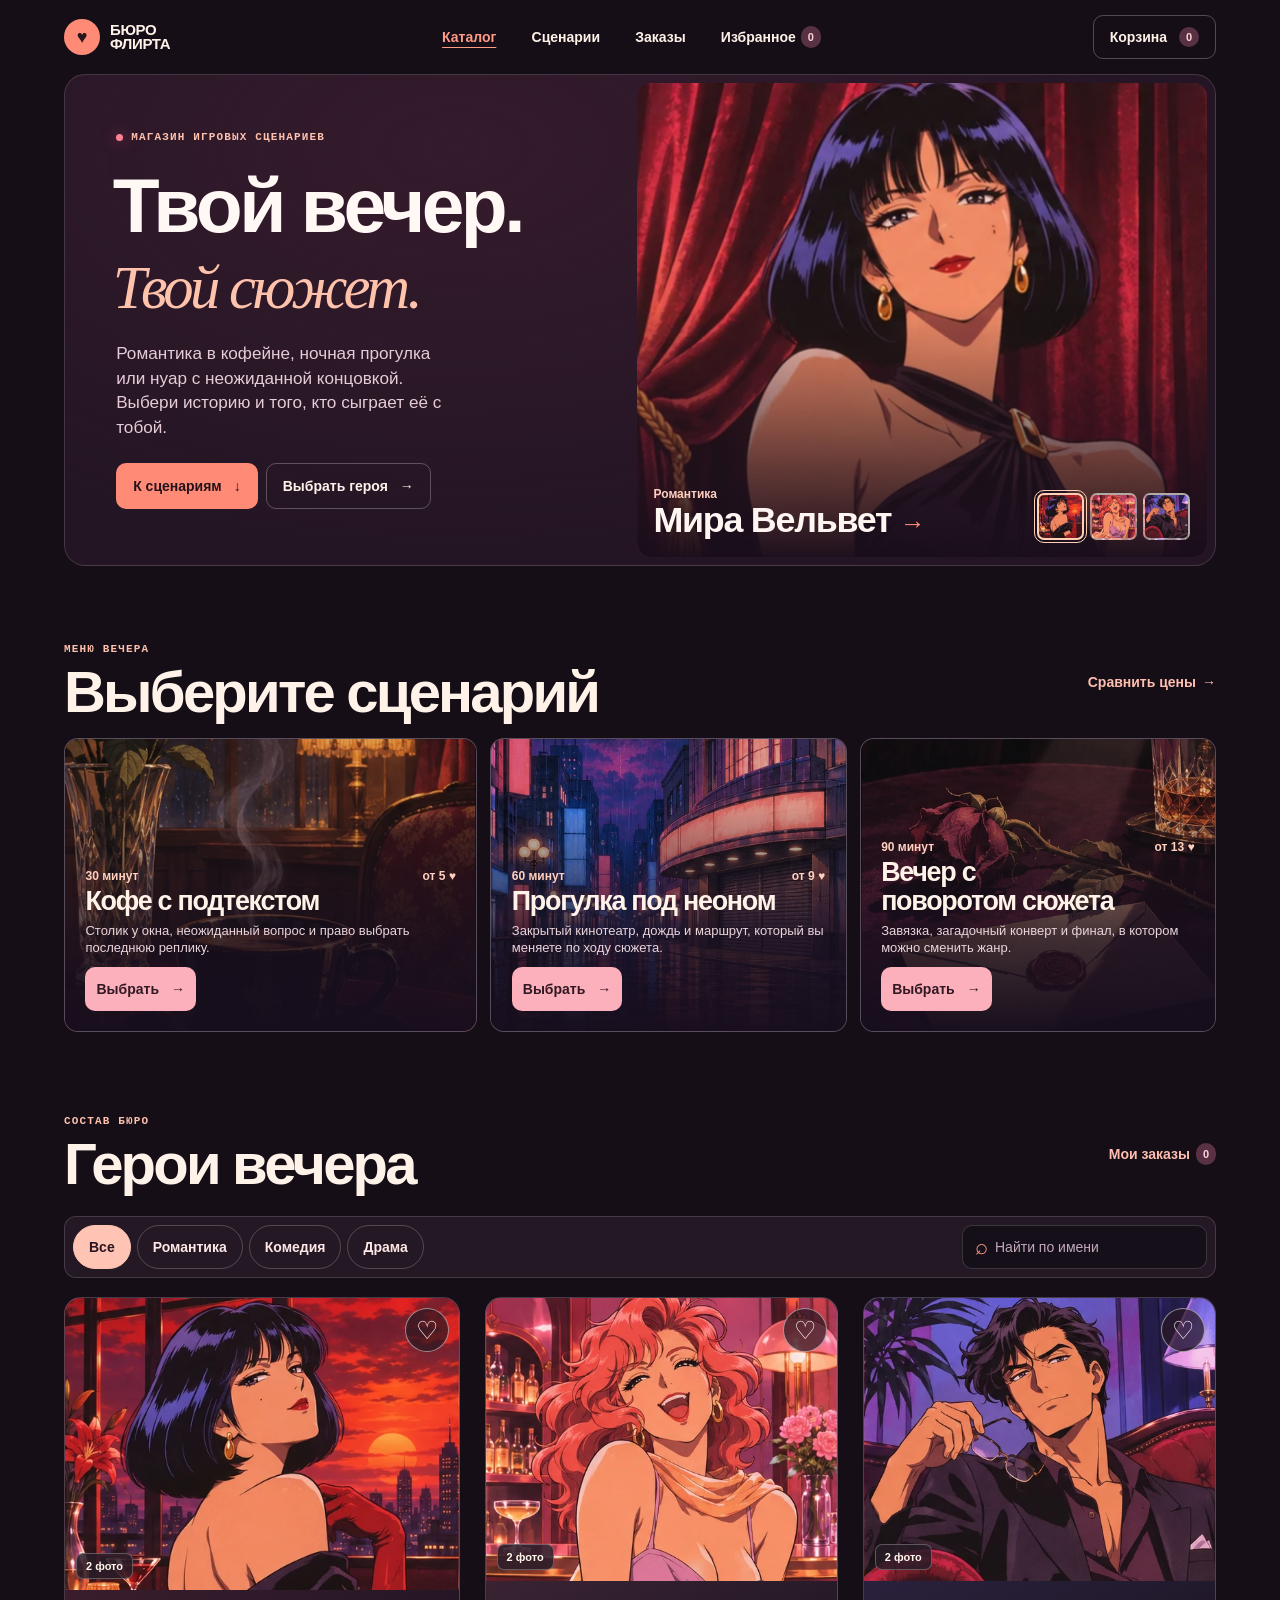
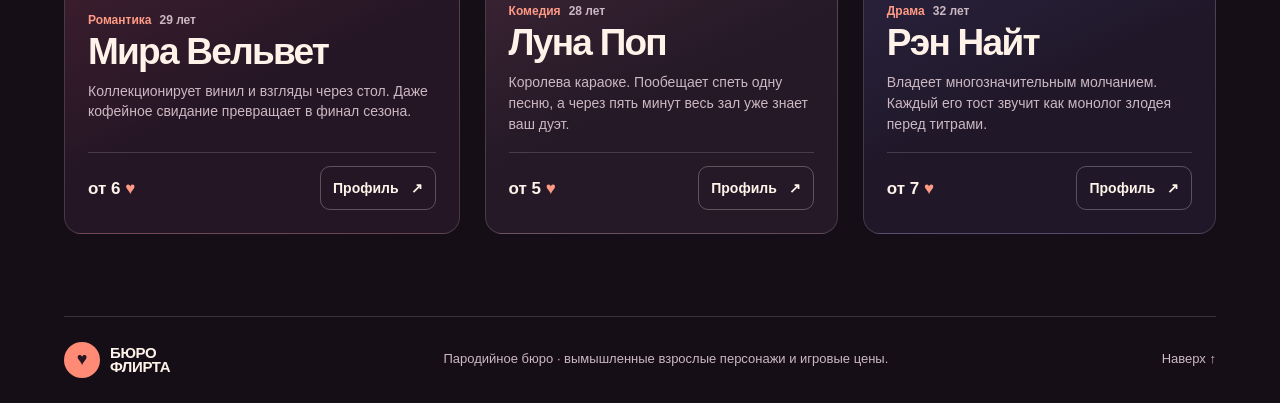
<file: index.html>
<!doctype html>
<html lang="ru" id="top">
<head>
  <meta charset="utf-8">
  <meta name="viewport" content="width=device-width, initial-scale=1">
  <meta name="theme-color" content="#150e16">
  <meta name="description" content="Интерактивная аниме-комедия со сценариями вымышленных свиданий.">
  <title>Свидания по сценарию — Бюро флирта</title>
  <link rel="icon" href="data:,">
  <link rel="stylesheet" href="styles.css?v=2">
  <script defer src="gsap.min.js"></script>
  <script defer src="ScrollTrigger.min.js"></script>
  <script defer src="app.js?v=2"></script>
</head>
<body data-character="">
  <a class="skip" href="#content">К содержанию</a>
  <header class="frame bar">
    <a class="brand" href="index.html"><span class="seal" aria-hidden="true">♥</span><span>БЮРО<br>ФЛИРТА</span></a>
    <nav aria-label="Основное меню"><a href="index.html#catalog" aria-current="page">Каталог</a><a href="scenarios.html">Сценарии</a><a href="orders.html">Заказы</a><button type="button" class="favorite-toggle" aria-pressed="false">Избранное <span data-favorite-count>0</span></button></nav>
    <button class="button button-outline open-cart" type="button">Корзина <span class="cart-count" data-cart-count>0</span></button>
  </header>
  <main id="content">
    <section class="frame hero hero-store" aria-labelledby="hero-title">
      <div class="hero-copy">
        <p class="eyebrow"><span aria-hidden="true"></span> МАГАЗИН ИГРОВЫХ СЦЕНАРИЕВ</p>
        <h1 id="hero-title">Твой вечер.<br><em>Твой сюжет.</em></h1>
        <p>Романтика в кофейне, ночная прогулка или нуар с неожиданной концовкой. Выбери историю и того, кто сыграет её с тобой.</p>
        <div class="hero-actions">
          <a href="#shop" class="button button-berry">К сценариям <span aria-hidden="true">↓</span></a>
          <a href="#catalog" class="button button-outline">Выбрать героя <span aria-hidden="true">→</span></a>
        </div>
      </div>
      <div class="feature-stage" aria-label="Герои витрины">
        <div class="feature-picture" aria-hidden="true"><div class="feature-art" style="--x:0%;--y:100%"></div></div>
        <div class="feature-menu">
          <div class="feature-info" aria-live="polite">
            <p class="feature-genre">Романтика</p>
            <a class="feature-name" href="mira.html">Мира Вельвет <span aria-hidden="true">→</span></a>
          </div>
          <div class="feature-tabs" role="group" aria-label="Выбрать героя витрины">
            <button type="button" class="thumbnail" data-feature="mira" aria-label="Мира Вельвет" aria-pressed="true" style="--x:0%;--y:0%"></button>
            <button type="button" class="thumbnail" data-feature="luna" aria-label="Луна Поп" aria-pressed="false" style="--x:50%;--y:0%"></button>
            <button type="button" class="thumbnail" data-feature="ren" aria-label="Рэн Найт" aria-pressed="false" style="--x:100%;--y:0%"></button>
          </div>
        </div>
      </div>
    </section>

    <section class="frame shop" id="shop" aria-labelledby="shop-title">
      <div class="section-top" data-reveal>
        <div>
          <p class="store-kicker">МЕНЮ ВЕЧЕРА</p>
          <h2 id="shop-title">Выберите сценарий</h2>
        </div>
        <a class="section-link" href="scenarios.html">Сравнить цены <span aria-hidden="true">→</span></a>
      </div>
      <div class="product-grid" data-products></div>
    </section>

    <section class="frame catalog" id="catalog" aria-labelledby="catalog-title">
      <div class="section-top" data-reveal>
        <div><p class="store-kicker">СОСТАВ БЮРО</p><h2 id="catalog-title">Герои вечера</h2></div>
        <a class="section-link" href="orders.html">Мои заказы <span data-orders-count>0</span></a>
      </div>
      <div class="toolbar">
        <div class="filter-group" role="group" aria-label="Жанр">
          <button type="button" data-genre="all" aria-pressed="true">Все</button>
          <button type="button" data-genre="romance" aria-pressed="false">Романтика</button>
          <button type="button" data-genre="comedy" aria-pressed="false">Комедия</button>
          <button type="button" data-genre="drama" aria-pressed="false">Драма</button>
        </div>
        <label class="search"><span aria-hidden="true">⌕</span><input id="search" type="search" placeholder="Найти по имени" aria-label="Найти по имени"></label>
        <button type="button" class="button button-outline favorite-toggle catalog-favorite" aria-pressed="false">Избранное <span data-favorite-count>0</span></button>
      </div>
      <div class="cards" id="cards"></div>
      <div id="empty" class="empty" hidden>
        <h3 id="empty-title"></h3>
        <button class="button button-outline" id="clear-filters" type="button">Показать весь состав</button>
      </div>
    </section>

  </main>
  <footer class="frame footer">
    <a class="brand" href="index.html"><span class="seal" aria-hidden="true">♥</span><span>БЮРО<br>ФЛИРТА</span></a>
    <p>Пародийное бюро · вымышленные взрослые персонажи и игровые цены.</p>
    <a href="#top">Наверх <span aria-hidden="true">↑</span></a>
  </footer>
  <div class="mobile-bar" role="group" aria-label="Быстрые действия">
    <a href="index.html#catalog" aria-current="page">Герои</a><a href="#shop">Сценарии</a><a href="orders.html">Заказы</a>
    <button class="open-cart button-pink" type="button">Корзина <span class="cart-count" data-cart-count>0</span></button>
  </div>
  <dialog id="gallery" aria-labelledby="gallery-title"><div class="dialog-body gallery-body"></div></dialog>
  <dialog id="order" aria-labelledby="order-title"><div class="dialog-body"></div></dialog>
  <dialog id="cart" aria-labelledby="cart-title"><div class="dialog-body"></div></dialog>
  <p class="sr-only" id="announcement" role="status"></p>
</body>
</html>
</file>
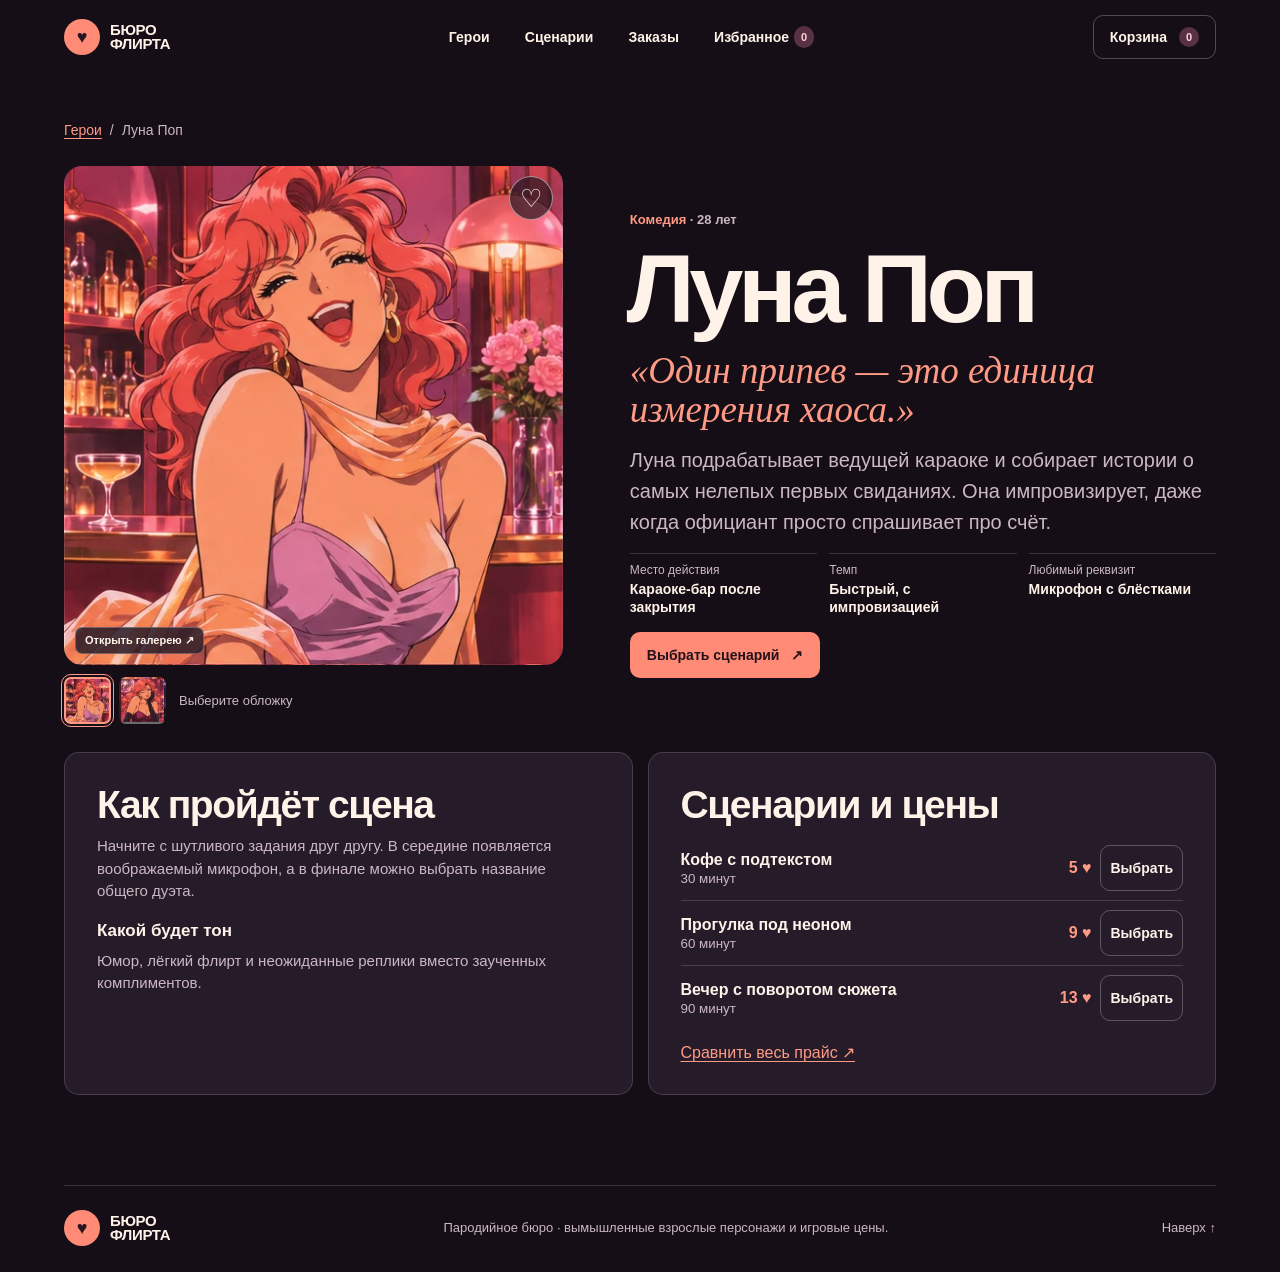
<file: luna.html>
<!doctype html>
<html lang="ru" id="top">
<head>
  <meta charset="utf-8">
  <meta name="viewport" content="width=device-width, initial-scale=1">
  <meta name="theme-color" content="#150e16">
  <meta name="description" content="Луна подрабатывает ведущей караоке и собирает истории о самых нелепых первых свиданиях. Она импровизирует, даже когда официант просто спрашивает про счёт.">
  <title>Луна Поп — Бюро флирта</title>
  <link rel="icon" href="data:,">
  <link rel="stylesheet" href="styles.css?v=2">
  <script defer src="gsap.min.js"></script>
  <script defer src="app.js?v=2"></script>
</head>
<body data-character="luna">
  <a class="skip" href="#content">К содержанию</a>
  <header class="frame bar">
    <a class="brand" href="index.html"><span class="seal" aria-hidden="true">♥</span><span>БЮРО<br>ФЛИРТА</span></a>
    <nav aria-label="Основное меню"><a href="index.html#catalog">Герои</a><a href="scenarios.html">Сценарии</a><a href="orders.html">Заказы</a><a href="index.html?view=favorites#catalog">Избранное <span data-favorite-count>0</span></a></nav>
    <button class="button button-outline open-cart" type="button">Корзина <span class="cart-count" data-cart-count>0</span></button>
  </header>
  <main id="content">
    
    <section class="frame subpage profile-page">
      <nav class="crumbs" aria-label="Навигационная цепочка"><a href="index.html#catalog">Герои</a><span aria-hidden="true">/</span><span>Луна Поп</span></nav>
      <div class="profile-layout">
        <div class="profile-visual">
          <div class="portrait-area">
            <button type="button" class="portrait" data-gallery="luna" style="--x:50%" aria-label="Галерея · Луна Поп"><span class="photo-count">Открыть галерею ↗</span></button>
            <button type="button" class="favorite" data-favorite="luna"></button>
          </div>
          <div class="cover-controls"><div class="thumbs" role="group" aria-label="Выбор обложки"><button class="thumbnail" type="button" data-cover="0" style="--x:50%;--y:0%" aria-label="Образ 1" aria-pressed="false"></button><button class="thumbnail" type="button" data-cover="1" style="--x:50%;--y:100%" aria-label="Образ 2" aria-pressed="false"></button></div><span>Выберите обложку</span></div>
        </div>
        <div class="profile-text">
          <p class="label">Комедия <span>· 28 лет</span></p>
          <h1>Луна Поп</h1>
          <p class="quote">«Один припев — это единица измерения хаоса.»</p>
          <p class="lead">Луна подрабатывает ведущей караоке и собирает истории о самых нелепых первых свиданиях. Она импровизирует, даже когда официант просто спрашивает про счёт.</p>
          <dl class="facts"><div><dt>Место действия</dt><dd>Караоке-бар после закрытия</dd></div><div><dt>Темп</dt><dd>Быстрый, с импровизацией</dd></div><div><dt>Любимый реквизит</dt><dd>Микрофон с блёстками</dd></div></dl>
          <button type="button" class="button button-berry" data-book="luna">Выбрать сценарий <span aria-hidden="true">↗</span></button>
        </div>
      </div>
      <div class="detail-grid">
        <section class="story-card"><h2>Как пройдёт сцена</h2><p>Начните с шутливого задания друг другу. В середине появляется воображаемый микрофон, а в финале можно выбрать название общего дуэта.</p><h3>Какой будет тон</h3><p>Юмор, лёгкий флирт и неожиданные реплики вместо заученных комплиментов.</p></section>
        <section class="rates-card"><h2>Сценарии и цены</h2><ul class="rates" data-profile-rates></ul><a href="scenarios.html" class="text-link">Сравнить весь прайс ↗</a></section>
      </div>
    </section>
  </main>
  <footer class="frame footer">
    <a class="brand" href="index.html"><span class="seal" aria-hidden="true">♥</span><span>БЮРО<br>ФЛИРТА</span></a>
    <p>Пародийное бюро · вымышленные взрослые персонажи и игровые цены.</p>
    <a href="#top">Наверх <span aria-hidden="true">↑</span></a>
  </footer>
  <div class="mobile-bar" role="group" aria-label="Быстрые действия">
    <a href="index.html#catalog">Герои</a><a href="scenarios.html">Сценарии</a><a href="orders.html">Заказы</a>
    <button class="open-cart button-pink" type="button">Корзина <span class="cart-count" data-cart-count>0</span></button>
  </div>
  <dialog id="gallery" aria-labelledby="gallery-title"><div class="dialog-body gallery-body"></div></dialog>
  <dialog id="order" aria-labelledby="order-title"><div class="dialog-body"></div></dialog>
  <dialog id="cart" aria-labelledby="cart-title"><div class="dialog-body"></div></dialog>
  <p class="sr-only" id="announcement" role="status"></p>
</body>
</html>
</file>
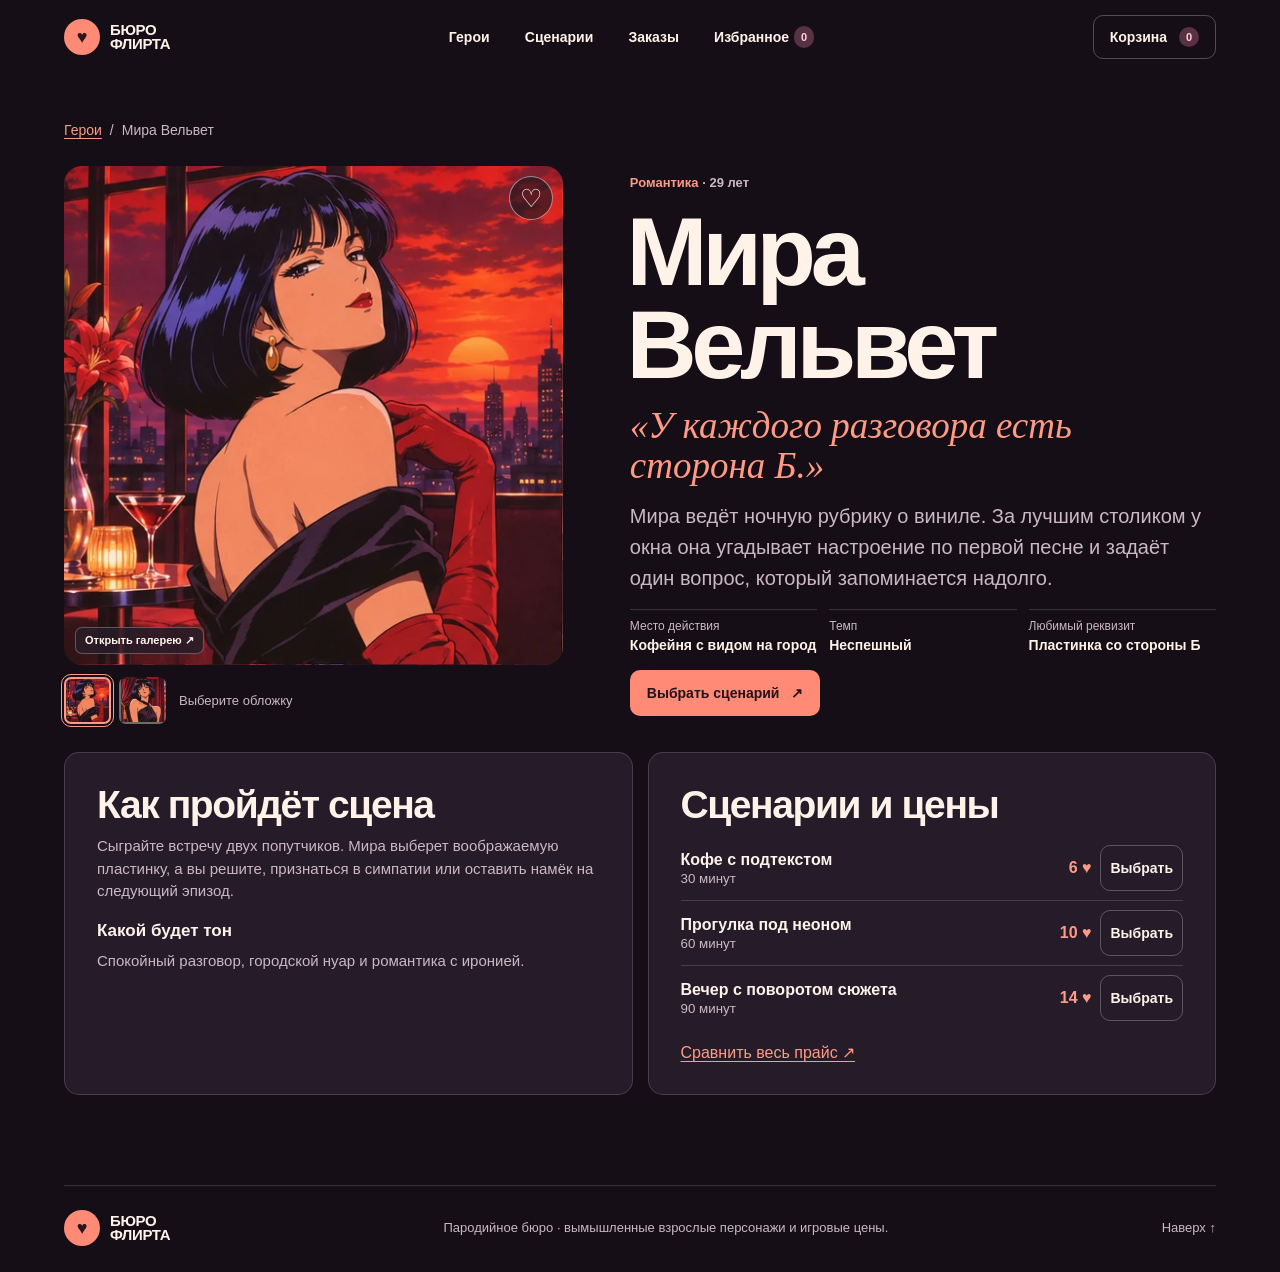
<file: mira.html>
<!doctype html>
<html lang="ru" id="top">
<head>
  <meta charset="utf-8">
  <meta name="viewport" content="width=device-width, initial-scale=1">
  <meta name="theme-color" content="#150e16">
  <meta name="description" content="Мира ведёт ночную рубрику о виниле. За лучшим столиком у окна она угадывает настроение по первой песне и задаёт один вопрос, который запоминается надолго.">
  <title>Мира Вельвет — Бюро флирта</title>
  <link rel="icon" href="data:,">
  <link rel="stylesheet" href="styles.css?v=2">
  <script defer src="gsap.min.js"></script>
  <script defer src="app.js?v=2"></script>
</head>
<body data-character="mira">
  <a class="skip" href="#content">К содержанию</a>
  <header class="frame bar">
    <a class="brand" href="index.html"><span class="seal" aria-hidden="true">♥</span><span>БЮРО<br>ФЛИРТА</span></a>
    <nav aria-label="Основное меню"><a href="index.html#catalog">Герои</a><a href="scenarios.html">Сценарии</a><a href="orders.html">Заказы</a><a href="index.html?view=favorites#catalog">Избранное <span data-favorite-count>0</span></a></nav>
    <button class="button button-outline open-cart" type="button">Корзина <span class="cart-count" data-cart-count>0</span></button>
  </header>
  <main id="content">
    
    <section class="frame subpage profile-page">
      <nav class="crumbs" aria-label="Навигационная цепочка"><a href="index.html#catalog">Герои</a><span aria-hidden="true">/</span><span>Мира Вельвет</span></nav>
      <div class="profile-layout">
        <div class="profile-visual">
          <div class="portrait-area">
            <button type="button" class="portrait" data-gallery="mira" style="--x:0%" aria-label="Галерея · Мира Вельвет"><span class="photo-count">Открыть галерею ↗</span></button>
            <button type="button" class="favorite" data-favorite="mira"></button>
          </div>
          <div class="cover-controls"><div class="thumbs" role="group" aria-label="Выбор обложки"><button class="thumbnail" type="button" data-cover="0" style="--x:0%;--y:0%" aria-label="Образ 1" aria-pressed="false"></button><button class="thumbnail" type="button" data-cover="1" style="--x:0%;--y:100%" aria-label="Образ 2" aria-pressed="false"></button></div><span>Выберите обложку</span></div>
        </div>
        <div class="profile-text">
          <p class="label">Романтика <span>· 29 лет</span></p>
          <h1>Мира Вельвет</h1>
          <p class="quote">«У каждого разговора есть сторона Б.»</p>
          <p class="lead">Мира ведёт ночную рубрику о виниле. За лучшим столиком у окна она угадывает настроение по первой песне и задаёт один вопрос, который запоминается надолго.</p>
          <dl class="facts"><div><dt>Место действия</dt><dd>Кофейня с видом на город</dd></div><div><dt>Темп</dt><dd>Неспешный</dd></div><div><dt>Любимый реквизит</dt><dd>Пластинка со стороны Б</dd></div></dl>
          <button type="button" class="button button-berry" data-book="mira">Выбрать сценарий <span aria-hidden="true">↗</span></button>
        </div>
      </div>
      <div class="detail-grid">
        <section class="story-card"><h2>Как пройдёт сцена</h2><p>Сыграйте встречу двух попутчиков. Мира выберет воображаемую пластинку, а вы решите, признаться в симпатии или оставить намёк на следующий эпизод.</p><h3>Какой будет тон</h3><p>Спокойный разговор, городской нуар и романтика с иронией.</p></section>
        <section class="rates-card"><h2>Сценарии и цены</h2><ul class="rates" data-profile-rates></ul><a href="scenarios.html" class="text-link">Сравнить весь прайс ↗</a></section>
      </div>
    </section>
  </main>
  <footer class="frame footer">
    <a class="brand" href="index.html"><span class="seal" aria-hidden="true">♥</span><span>БЮРО<br>ФЛИРТА</span></a>
    <p>Пародийное бюро · вымышленные взрослые персонажи и игровые цены.</p>
    <a href="#top">Наверх <span aria-hidden="true">↑</span></a>
  </footer>
  <div class="mobile-bar" role="group" aria-label="Быстрые действия">
    <a href="index.html#catalog">Герои</a><a href="scenarios.html">Сценарии</a><a href="orders.html">Заказы</a>
    <button class="open-cart button-pink" type="button">Корзина <span class="cart-count" data-cart-count>0</span></button>
  </div>
  <dialog id="gallery" aria-labelledby="gallery-title"><div class="dialog-body gallery-body"></div></dialog>
  <dialog id="order" aria-labelledby="order-title"><div class="dialog-body"></div></dialog>
  <dialog id="cart" aria-labelledby="cart-title"><div class="dialog-body"></div></dialog>
  <p class="sr-only" id="announcement" role="status"></p>
</body>
</html>
</file>
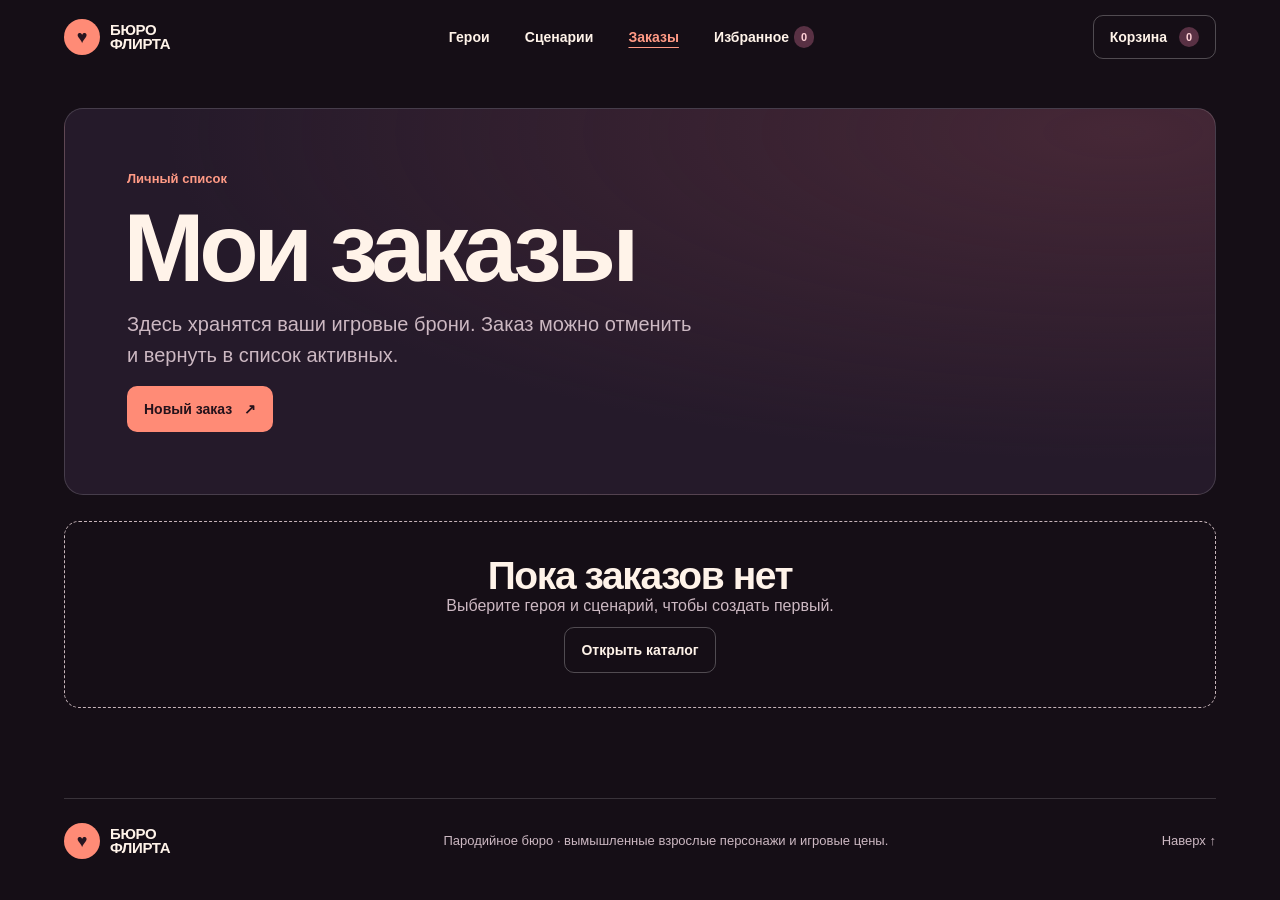
<file: orders.html>
<!doctype html>
<html lang="ru" id="top">
<head>
  <meta charset="utf-8">
  <meta name="viewport" content="width=device-width, initial-scale=1">
  <meta name="theme-color" content="#150e16">
  <meta name="description" content="Интерактивная аниме-комедия со сценариями вымышленных свиданий.">
  <title>Мои заказы — Бюро флирта</title>
  <link rel="icon" href="data:,">
  <link rel="stylesheet" href="styles.css?v=2">
  <script defer src="gsap.min.js"></script>
  <script defer src="app.js?v=2"></script>
</head>
<body data-character="">
  <a class="skip" href="#content">К содержанию</a>
  <header class="frame bar">
    <a class="brand" href="index.html"><span class="seal" aria-hidden="true">♥</span><span>БЮРО<br>ФЛИРТА</span></a>
    <nav aria-label="Основное меню"><a href="index.html#catalog">Герои</a><a href="scenarios.html">Сценарии</a><a href="orders.html" aria-current="page">Заказы</a><a href="index.html?view=favorites#catalog">Избранное <span data-favorite-count>0</span></a></nav>
    <button class="button button-outline open-cart" type="button">Корзина <span class="cart-count" data-cart-count>0</span></button>
  </header>
  <main id="content">
    
    <section class="frame subpage">
      <div class="sub-hero">
        <p class="label">Личный список</p><h1>Мои заказы</h1>
        <p class="lead">Здесь хранятся ваши игровые брони. Заказ можно отменить и вернуть в список активных.</p>
        <button type="button" class="button button-berry quick-order">Новый заказ <span aria-hidden="true">↗</span></button>
      </div>
      <ul class="order-history" id="order-history"></ul>
    </section>
  </main>
  <footer class="frame footer">
    <a class="brand" href="index.html"><span class="seal" aria-hidden="true">♥</span><span>БЮРО<br>ФЛИРТА</span></a>
    <p>Пародийное бюро · вымышленные взрослые персонажи и игровые цены.</p>
    <a href="#top">Наверх <span aria-hidden="true">↑</span></a>
  </footer>
  <div class="mobile-bar" role="group" aria-label="Быстрые действия">
    <a href="index.html#catalog">Герои</a><a href="scenarios.html">Сценарии</a><a href="orders.html" aria-current="page">Заказы</a>
    <button class="open-cart button-pink" type="button">Корзина <span class="cart-count" data-cart-count>0</span></button>
  </div>
  <dialog id="gallery" aria-labelledby="gallery-title"><div class="dialog-body gallery-body"></div></dialog>
  <dialog id="order" aria-labelledby="order-title"><div class="dialog-body"></div></dialog>
  <dialog id="cart" aria-labelledby="cart-title"><div class="dialog-body"></div></dialog>
  <p class="sr-only" id="announcement" role="status"></p>
</body>
</html>
</file>
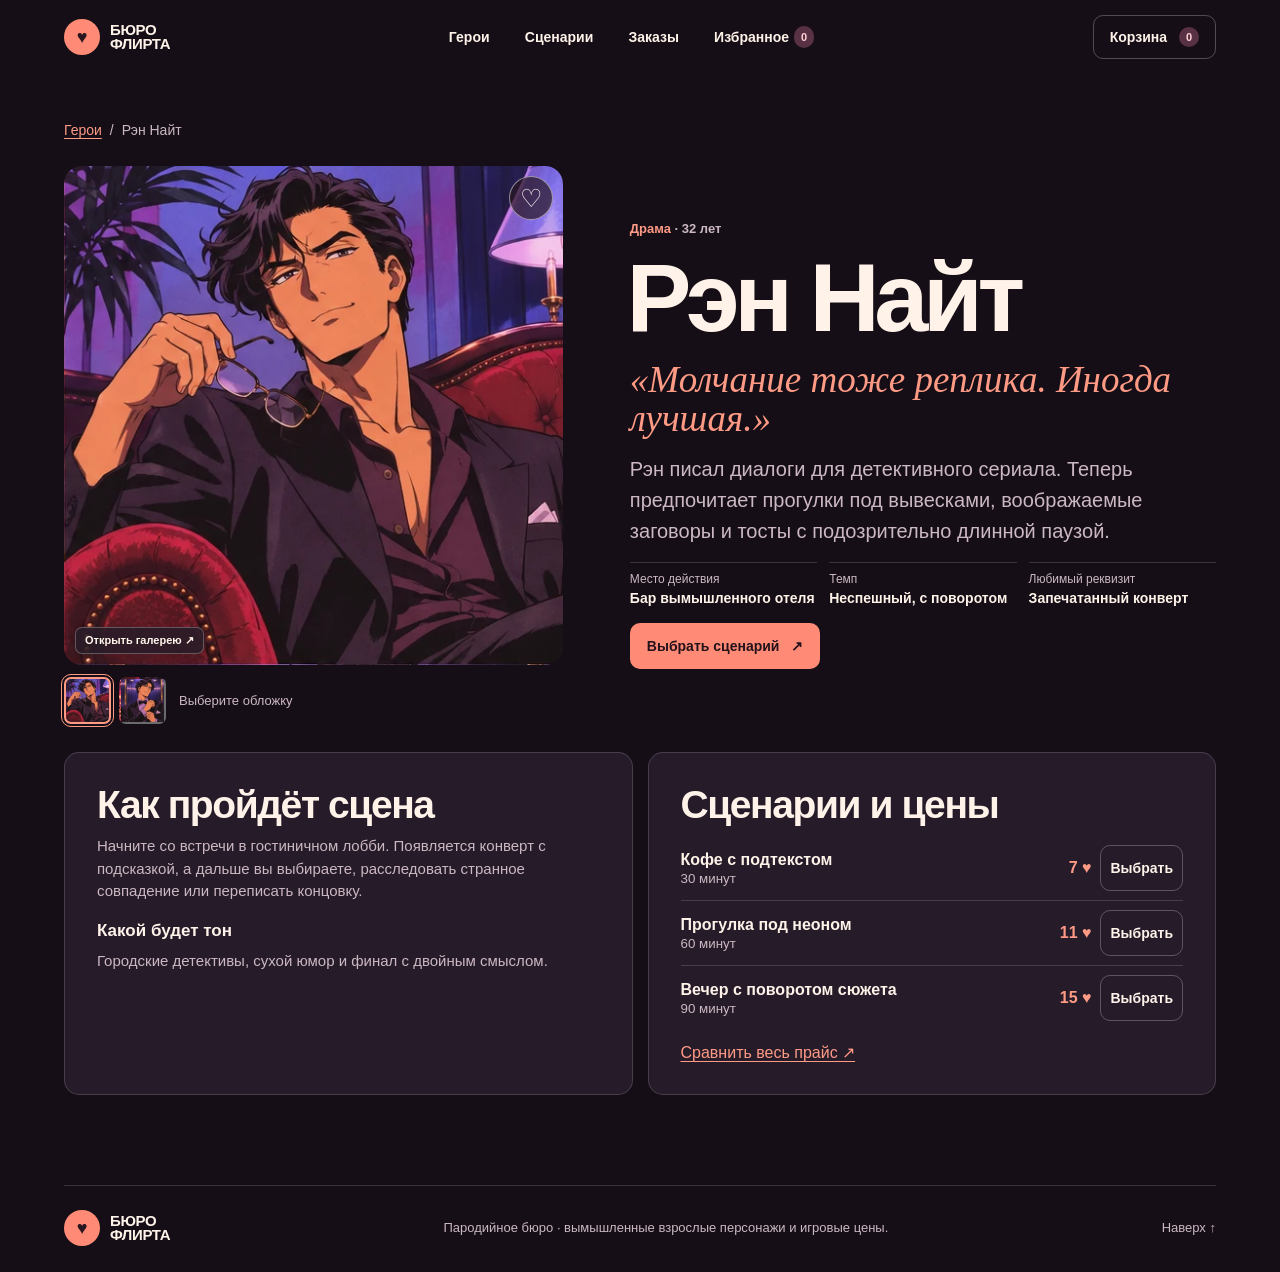
<file: ren.html>
<!doctype html>
<html lang="ru" id="top">
<head>
  <meta charset="utf-8">
  <meta name="viewport" content="width=device-width, initial-scale=1">
  <meta name="theme-color" content="#150e16">
  <meta name="description" content="Рэн писал диалоги для детективного сериала. Теперь предпочитает прогулки под вывесками, воображаемые заговоры и тосты с подозрительно длинной паузой.">
  <title>Рэн Найт — Бюро флирта</title>
  <link rel="icon" href="data:,">
  <link rel="stylesheet" href="styles.css?v=2">
  <script defer src="gsap.min.js"></script>
  <script defer src="app.js?v=2"></script>
</head>
<body data-character="ren">
  <a class="skip" href="#content">К содержанию</a>
  <header class="frame bar">
    <a class="brand" href="index.html"><span class="seal" aria-hidden="true">♥</span><span>БЮРО<br>ФЛИРТА</span></a>
    <nav aria-label="Основное меню"><a href="index.html#catalog">Герои</a><a href="scenarios.html">Сценарии</a><a href="orders.html">Заказы</a><a href="index.html?view=favorites#catalog">Избранное <span data-favorite-count>0</span></a></nav>
    <button class="button button-outline open-cart" type="button">Корзина <span class="cart-count" data-cart-count>0</span></button>
  </header>
  <main id="content">
    
    <section class="frame subpage profile-page">
      <nav class="crumbs" aria-label="Навигационная цепочка"><a href="index.html#catalog">Герои</a><span aria-hidden="true">/</span><span>Рэн Найт</span></nav>
      <div class="profile-layout">
        <div class="profile-visual">
          <div class="portrait-area">
            <button type="button" class="portrait" data-gallery="ren" style="--x:100%" aria-label="Галерея · Рэн Найт"><span class="photo-count">Открыть галерею ↗</span></button>
            <button type="button" class="favorite" data-favorite="ren"></button>
          </div>
          <div class="cover-controls"><div class="thumbs" role="group" aria-label="Выбор обложки"><button class="thumbnail" type="button" data-cover="0" style="--x:100%;--y:0%" aria-label="Образ 1" aria-pressed="false"></button><button class="thumbnail" type="button" data-cover="1" style="--x:100%;--y:100%" aria-label="Образ 2" aria-pressed="false"></button></div><span>Выберите обложку</span></div>
        </div>
        <div class="profile-text">
          <p class="label">Драма <span>· 32 лет</span></p>
          <h1>Рэн Найт</h1>
          <p class="quote">«Молчание тоже реплика. Иногда лучшая.»</p>
          <p class="lead">Рэн писал диалоги для детективного сериала. Теперь предпочитает прогулки под вывесками, воображаемые заговоры и тосты с подозрительно длинной паузой.</p>
          <dl class="facts"><div><dt>Место действия</dt><dd>Бар вымышленного отеля</dd></div><div><dt>Темп</dt><dd>Неспешный, с поворотом</dd></div><div><dt>Любимый реквизит</dt><dd>Запечатанный конверт</dd></div></dl>
          <button type="button" class="button button-berry" data-book="ren">Выбрать сценарий <span aria-hidden="true">↗</span></button>
        </div>
      </div>
      <div class="detail-grid">
        <section class="story-card"><h2>Как пройдёт сцена</h2><p>Начните со встречи в гостиничном лобби. Появляется конверт с подсказкой, а дальше вы выбираете, расследовать странное совпадение или переписать концовку.</p><h3>Какой будет тон</h3><p>Городские детективы, сухой юмор и финал с двойным смыслом.</p></section>
        <section class="rates-card"><h2>Сценарии и цены</h2><ul class="rates" data-profile-rates></ul><a href="scenarios.html" class="text-link">Сравнить весь прайс ↗</a></section>
      </div>
    </section>
  </main>
  <footer class="frame footer">
    <a class="brand" href="index.html"><span class="seal" aria-hidden="true">♥</span><span>БЮРО<br>ФЛИРТА</span></a>
    <p>Пародийное бюро · вымышленные взрослые персонажи и игровые цены.</p>
    <a href="#top">Наверх <span aria-hidden="true">↑</span></a>
  </footer>
  <div class="mobile-bar" role="group" aria-label="Быстрые действия">
    <a href="index.html#catalog">Герои</a><a href="scenarios.html">Сценарии</a><a href="orders.html">Заказы</a>
    <button class="open-cart button-pink" type="button">Корзина <span class="cart-count" data-cart-count>0</span></button>
  </div>
  <dialog id="gallery" aria-labelledby="gallery-title"><div class="dialog-body gallery-body"></div></dialog>
  <dialog id="order" aria-labelledby="order-title"><div class="dialog-body"></div></dialog>
  <dialog id="cart" aria-labelledby="cart-title"><div class="dialog-body"></div></dialog>
  <p class="sr-only" id="announcement" role="status"></p>
</body>
</html>
</file>
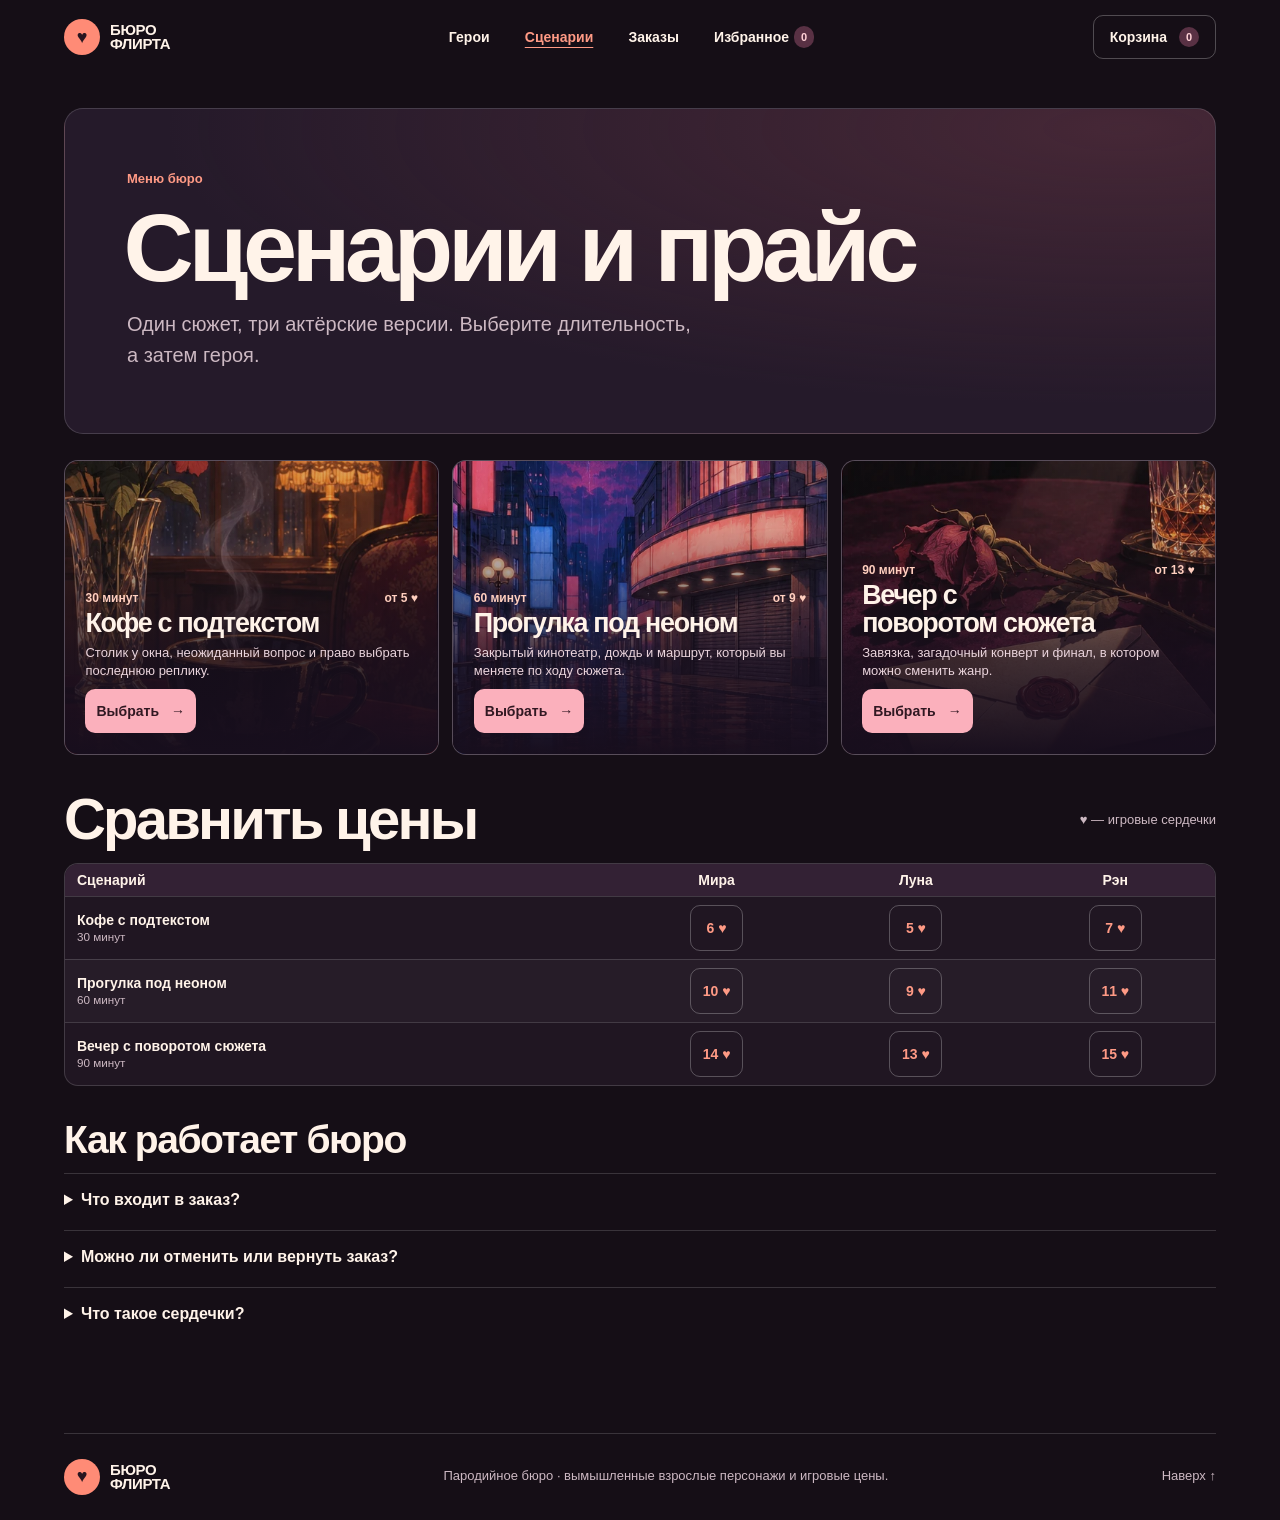
<file: scenarios.html>
<!doctype html>
<html lang="ru" id="top">
<head>
  <meta charset="utf-8">
  <meta name="viewport" content="width=device-width, initial-scale=1">
  <meta name="theme-color" content="#150e16">
  <meta name="description" content="Интерактивная аниме-комедия со сценариями вымышленных свиданий.">
  <title>Сценарии и прайс — Бюро флирта</title>
  <link rel="icon" href="data:,">
  <link rel="stylesheet" href="styles.css?v=2">
  <script defer src="gsap.min.js"></script>
  <script defer src="app.js?v=2"></script>
</head>
<body data-character="">
  <a class="skip" href="#content">К содержанию</a>
  <header class="frame bar">
    <a class="brand" href="index.html"><span class="seal" aria-hidden="true">♥</span><span>БЮРО<br>ФЛИРТА</span></a>
    <nav aria-label="Основное меню"><a href="index.html#catalog">Герои</a><a href="scenarios.html" aria-current="page">Сценарии</a><a href="orders.html">Заказы</a><a href="index.html?view=favorites#catalog">Избранное <span data-favorite-count>0</span></a></nav>
    <button class="button button-outline open-cart" type="button">Корзина <span class="cart-count" data-cart-count>0</span></button>
  </header>
  <main id="content">
    
    <section class="frame subpage">
      <div class="sub-hero">
        <p class="label">Меню бюро</p><h1>Сценарии и прайс</h1>
        <p class="lead">Один сюжет, три актёрские версии. Выберите длительность, а затем героя.</p>
      </div>
      <div class="product-grid product-grid-full" data-products></div>
      <section class="price-section">
        <div class="section-top"><h2>Сравнить цены</h2><span class="muted">♥ — игровые сердечки</span></div>
        <div class="table-wrap">
          <table><thead><tr><th scope="col">Сценарий</th><th scope="col"><a href="mira.html">Мира</a></th><th scope="col"><a href="luna.html">Луна</a></th><th scope="col"><a href="ren.html">Рэн</a></th></tr></thead><tbody data-price-table></tbody></table>
        </div>
      </section>
      <section class="faq"><h2>Как работает бюро</h2>
        <details><summary>Что входит в заказ?</summary><p>Бронь персонажа, сценария и условного времени в вашем игровом списке.</p></details>
        <details><summary>Можно ли отменить или вернуть заказ?</summary><p>Да. Откройте страницу «Заказы» и измените статус нужной брони.</p></details>
        <details><summary>Что такое сердечки?</summary><p>Условная игровая валюта для сравнения сценариев. Бронирование сохраняется в вашем браузере.</p></details>
      </section>
    </section>
  </main>
  <footer class="frame footer">
    <a class="brand" href="index.html"><span class="seal" aria-hidden="true">♥</span><span>БЮРО<br>ФЛИРТА</span></a>
    <p>Пародийное бюро · вымышленные взрослые персонажи и игровые цены.</p>
    <a href="#top">Наверх <span aria-hidden="true">↑</span></a>
  </footer>
  <div class="mobile-bar" role="group" aria-label="Быстрые действия">
    <a href="index.html#catalog">Герои</a><a href="scenarios.html" aria-current="page">Сценарии</a><a href="orders.html">Заказы</a>
    <button class="open-cart button-pink" type="button">Корзина <span class="cart-count" data-cart-count>0</span></button>
  </div>
  <dialog id="gallery" aria-labelledby="gallery-title"><div class="dialog-body gallery-body"></div></dialog>
  <dialog id="order" aria-labelledby="order-title"><div class="dialog-body"></div></dialog>
  <dialog id="cart" aria-labelledby="cart-title"><div class="dialog-body"></div></dialog>
  <p class="sr-only" id="announcement" role="status"></p>
</body>
</html>
</file>
<file: styles.css>
:root {
  color-scheme: light;
  --paper: #f7f0e9;
  --card: #fffaf5;
  --ink: #271b22;
  --muted: #68525b;
  --line: #ded0ce;
  --berry: #a02246;
  --pink: #ff8296;
  --dark: #231420;
  --space: clamp(16px, 5vw, 76px);
  font-family: "Segoe UI", Arial, sans-serif;
}
*, *::before, *::after { box-sizing: border-box; }
html { scroll-behavior: smooth; }
body { margin: 0; background: var(--paper); color: var(--ink); }
body:has(dialog[open]) { overflow: hidden; }
[hidden] { display: none !important; }
h1, h2, h3, p, fieldset { margin: 0; }
a { text-decoration: none; color: inherit; }
button, input, select { font: inherit; }
button { cursor: pointer; }
:focus-visible { outline: 2px solid #b12452; outline-offset: 3px; }
.frame { width: min(100% - var(--space) * 2, 1250px); margin-inline: auto; }
.sr-only, .skip:not(:focus) {
  position: absolute; width: 1px; height: 1px; padding: 0; overflow: hidden; clip-path: inset(50%); white-space: nowrap;
}
.skip { position: fixed; z-index: 20; top: 8px; left: 8px; padding: 12px; background: var(--card); }
.bar { min-height: 76px; display: flex; align-items: center; justify-content: space-between; gap: 12px; }
.brand { display: inline-flex; gap: 10px; align-items: center; font-weight: 850; font-size: 15px; line-height: .94; letter-spacing: -.05em; }
.seal { display: grid; place-items: center; flex: 0 0 36px; width: 36px; height: 36px; border-radius: 50%; background: var(--berry); color: #fff5f0; font-size: 18px; }
.bar nav { display: flex; align-items: center; gap: clamp(16px, 4vw, 50px); }
.bar nav a, .bar nav button, .orders-link, .mobile-bar a, .mobile-bar button {
  min-height: 44px; border: 0; background: none; color: var(--ink); font-size: 14px; font-weight: 650;
  white-space: nowrap; padding: 0; display: inline-flex; align-items: center; justify-content: center; gap: 5px;
}
.bar nav a:hover, .orders-link:hover, .favorite-toggle[aria-pressed="true"] { color: var(--berry); }
[data-favorite-count], [data-orders-count] {
  min-width: 20px; padding-inline: 5px; background: #f0dae0; border-radius: 999px;
  color: #8d2544; text-align: center; font: 700 11px/20px "Segoe UI", sans-serif;
}
.button {
  min-height: 46px; display: inline-flex; align-items: center; justify-content: center; gap: 12px;
  padding: 9px 16px; border: 1px solid transparent; border-radius: 10px; font-size: 14px; font-weight: 730;
  transition: background-color .18s, transform .14s;
}
.button:active, .favorite:active, .icon-button:active { transform: scale(.96); }
.button-outline { border-color: #bdabb1; background: transparent; color: var(--ink); }
.button-outline:hover { background: #f1e4e6; }
.button-pink { background: var(--pink); color: #321622; }
.button-pink:hover { background: #ffadba; }
.button-berry { background: var(--berry); color: #fffafa; }
.button-berry:hover { background: #821b3a; }

.hero {
  position: relative; display: grid; align-items: center; min-height: clamp(455px, 49vw, 580px); overflow: hidden;
  border-radius: 21px; isolation: isolate;
  background: #2a1425 url("hero.webp") 66% 40% / cover no-repeat;
}
.hero::before {
  content: ""; position: absolute; z-index: -1; inset: 0;
  background: linear-gradient(90deg, #211121f7 0%, #211121dc 34%, #21112136 66%, transparent);
}
.hero-copy { max-width: 66%; color: #fff8f5; padding: 38px clamp(26px, 5.2vw, 78px); }
.eyebrow {
  display: flex; align-items: center; gap: 8px; color: #ffb1be; margin-bottom: 22px;
  font: 700 11px/1.35 "Cascadia Mono", Consolas, monospace; letter-spacing: .16em;
}
.eyebrow span { width: 7px; height: 7px; border-radius: 50%; background: #ff8094; box-shadow: 0 0 15px #fd587da8; }
h1 { font-size: clamp(57px, 7.3vw, 110px); line-height: .93; letter-spacing: -.066em; font-weight: 780; margin-left: -.067em; }
h1 em { font: italic 400 .91em/.9 Georgia, serif; color: #ff9aaf; letter-spacing: -.08em; }
.hero-copy p:not(.eyebrow) { color: #f5dee5; margin: 22px 0 23px; max-width: 30ch; font-size: clamp(16px, 1.65vw, 22px); line-height: 1.43; }
.hero :focus-visible { outline-color: #ffacba; }

.catalog { margin-block: clamp(42px, 6vw, 75px) clamp(55px, 7vw, 94px); scroll-margin-top: 20px; }
.section-top, .toolbar { display: flex; justify-content: space-between; align-items: center; gap: 14px; }
h2 { font-size: clamp(36px, 5vw, 63px); line-height: .98; letter-spacing: -.061em; font-weight: 770; }
.toolbar { margin: 23px 0 19px; }
.filter-group { display: flex; gap: 6px; flex-wrap: wrap; }
.filter-group button {
  border-radius: 999px; min-height: 44px; padding: 6px 15px; border: 1px solid #c7b5ba;
  background: transparent; color: #59444e; font-weight: 650; font-size: 14px;
}
.filter-group button:hover { border-color: var(--berry); color: var(--berry); }
.filter-group button[aria-pressed="true"] { background: var(--ink); color: #fff8f4; border-color: var(--ink); }
.search {
  display: flex; align-items: center; gap: 7px; min-height: 44px; padding-inline: 12px;
  border: 1px solid #c7b5ba; border-radius: 10px; min-width: 0; width: min(100%, 245px); background: var(--card);
}
.search span { font-size: 22px; color: var(--berry); line-height: 1; }
.search input { width: 100%; min-width: 0; border: 0; outline: 0; background: transparent; color: var(--ink); font-size: 14px; padding: 8px 0; }
.search:focus-within { outline: 2px solid #b12452; outline-offset: 2px; }
.cards { display: grid; grid-template-columns: repeat(3, minmax(0, 1fr)); gap: clamp(13px, 2vw, 25px); }
.character { min-width: 0; border-radius: 17px; overflow: hidden; background: var(--card); border: 1px solid var(--line); display: flex; flex-direction: column; }
.portrait-area { position: relative; }
.portrait, .gallery-photo, .thumbnail {
  background-image: url("portraits.webp"); background-size: 300% 200%; background-repeat: no-repeat;
  background-position: var(--x, 0%) var(--y, 0%);
}
.portrait { width: 100%; aspect-ratio: 1; display: block; border: 0; cursor: zoom-in; background-color: #4a2d49; position: relative; }
.portrait:focus-visible { outline-offset: -5px; outline-color: #fff7f9; }
.photo-count {
  position: absolute; bottom: 11px; left: 11px; padding: 6px 9px; border-radius: 7px;
  color: #fff5ee; background: #291d28d9; border: 1px solid #ffffff42; font-size: 11px; font-weight: 700;
}
.favorite {
  width: 44px; height: 44px; position: absolute; right: 10px; top: 10px; border: 1px solid #ffffff7c;
  color: #fff8f4; background: #271822b3; border-radius: 50%; font-size: 25px; line-height: 1;
  display: grid; place-items: center; transition: background-color .18s, transform .15s;
}
.favorite[aria-pressed="true"] { background: var(--berry); }
.favorite:hover { background: #7d2344; }
.card-copy { padding: clamp(14px, 1.8vw, 23px); flex: 1; display: flex; flex-direction: column; }
.card-meta { display: flex; gap: 8px; align-items: center; color: var(--berry); font-size: 12px; font-weight: 730; }
.card-meta span + span { color: var(--muted); font-weight: 550; }
.card-copy h3 { margin-top: 6px; font-size: clamp(25px, 3vw, 37px); font-weight: 760; letter-spacing: -.047em; line-height: 1; }
.card-copy p { margin: 11px 0 18px; font-size: 14px; line-height: 1.48; color: var(--muted); }
.card-bottom { display: flex; align-items: center; gap: 9px; justify-content: space-between; border-top: 1px solid var(--line); margin-top: auto; padding-top: 13px; }
.card-price { font-size: 17px; font-weight: 760; white-space: nowrap; }
.card-price span { color: var(--berry); }
.card-bottom .button { padding-inline: 12px; }
.empty { padding: 34px 14px; border: 1px dashed #c7b5ba; border-radius: 15px; text-align: center; }
.empty h3 { margin-bottom: 13px; font-size: 22px; }
.footer { min-height: 86px; display: flex; align-items: center; justify-content: space-between; gap: 12px; border-top: 1px solid var(--line); padding-block: 15px; }
.footer p, .footer > a:last-child { color: var(--muted); font-size: 13px; line-height: 1.45; }
.mobile-bar { display: none; }

dialog {
  color: var(--ink); background: var(--card); border: 1px solid var(--line); border-radius: 19px;
  width: min(520px, calc(100% - 24px)); max-height: min(85dvh, 830px); margin: auto;
  padding: 0; overscroll-behavior: contain;
}
dialog::backdrop { background: #20121fc7; backdrop-filter: blur(5px); }
.dialog-body { padding: 21px; }
.dialog-header { display: flex; align-items: start; gap: 12px; justify-content: space-between; margin-bottom: 14px; }
.dialog-header h2 { font-size: clamp(28px, 5vw, 40px); line-height: 1.05; }
.icon-button {
  border: 1px solid #c7b5ba; color: var(--ink); background: var(--paper);
  min-width: 44px; min-height: 44px; border-radius: 10px; display: grid; place-items: center; font-size: 20px;
}
.icon-button:hover { background: #f1dfe5; }
.dialog-description { font-size: 14px; color: var(--muted); line-height: 1.5; margin-bottom: 12px; }
.gallery-photo { aspect-ratio: 1; border-radius: 12px; }
.gallery-actions { display: flex; justify-content: space-between; align-items: center; gap: 10px; margin-top: 13px; }
.thumbs { display: flex; gap: 8px; }
.thumbnail { width: 47px; height: 47px; border-radius: 7px; border: 2px solid transparent; }
.thumbnail[aria-pressed="true"] { border-color: var(--berry); outline: 1px solid var(--berry); outline-offset: 2px; }
.booking { display: grid; gap: 13px; }
.field { display: grid; gap: 5px; font-size: 13px; font-weight: 700; }
.field select { min-width: 0; width: 100%; min-height: 44px; padding: 8px; border: 1px solid #c7b5ba; color: var(--ink); border-radius: 9px; background: #fffaf7; }
.scenario-list { display: grid; gap: 6px; padding: 0; border: 0; min-width: 0; }
.scenario-list legend { font-size: 13px; font-weight: 700; margin-bottom: 5px; }
.scenario {
  display: grid; grid-template-columns: 19px minmax(0, 1fr) auto; align-items: center; gap: 8px;
  min-height: 48px; border: 1px solid var(--line); border-radius: 9px; padding: 7px 10px; cursor: pointer; font-size: 14px;
}
.scenario:has(input:checked) { border-color: #aa4361; background: #f9e9ee; }
.scenario input { accent-color: var(--berry); margin: 0; }
.scenario small { display: block; color: var(--muted); line-height: 1.3; }
.scenario b { white-space: nowrap; color: var(--berry); }
.confirm { display: flex; align-items: center; justify-content: space-between; gap: 10px; border-top: 1px solid var(--line); padding-top: 12px; }
.total { font-weight: 780; font-size: 17px; }
.total output { margin-left: 4px; color: var(--berry); }
.order-list { display: grid; gap: 8px; padding: 0; list-style: none; }
.order-list li { padding: 10px 11px; border: 1px solid var(--line); border-radius: 10px; display: grid; grid-template-columns: 1fr auto; gap: 3px 8px; }
.order-list small { grid-column: 1 / -1; color: var(--muted); }
.success-mark { display: grid; place-items: center; width: 46px; height: 46px; border-radius: 50%; color: var(--berry); background: #f5dbe4; font-size: 25px; margin-bottom: 10px; }

@view-transition { navigation: auto; }
::view-transition-old(root), ::view-transition-new(root) { animation-duration: .2s; }
.bar nav [aria-current="page"], .mobile-bar [aria-current="page"] { color: var(--berry); text-decoration: underline; text-underline-offset: 5px; }
.bar nav { gap: clamp(14px, 2.75vw, 36px); }
.catalog-favorite { display: none; }
.card-copy h3 a:hover, .history-item h2 a:hover { color: var(--berry); }
.card-copy .card-price { font-size: 17px; color: var(--ink); }
.subpage { padding-block: 34px clamp(55px, 7vw, 90px); }
.subpage h1 { font-size: clamp(40px, 7.6vw, 98px); margin-left: -.035em; letter-spacing: -.055em; line-height: .96; }
.subpage h2 { font-size: clamp(24px, 3.2vw, 39px); letter-spacing: -.036em; line-height: 1.05; }
.lead { font-size: clamp(15px, 1.65vw, 20px); line-height: 1.55; color: var(--muted); max-width: 52ch; }
.label { font-size: 13px; font-weight: 720; color: var(--berry); }
.label span { color: var(--muted); font-weight: 570; }
.sub-hero {
  border: 1px solid #e5cacf; padding: clamp(23px, 5vw, 62px); border-radius: 19px;
  background: radial-gradient(ellipse at 98% 0%, #f8c5d1, transparent 62%), #fff7f2;
  display: grid; justify-items: start; gap: 15px; margin-bottom: 26px;
}
.crumbs { display: flex; gap: 8px; align-items: center; min-height: 44px; margin-bottom: 14px; color: var(--muted); font-size: 14px; }
.crumbs a, .text-link { color: var(--berry); text-decoration: underline; text-underline-offset: 3px; }
.profile-layout { display: grid; grid-template-columns: minmax(0, .92fr) minmax(0, 1.08fr); gap: clamp(18px, 5.2vw, 76px); align-items: center; }
.profile-visual { max-width: 570px; min-width: 0; }
.profile-visual .portrait { border-radius: 18px; }
.profile-text { display: grid; justify-items: start; gap: 15px; }
.quote { font: italic 400 clamp(22px, 3.2vw, 37px)/1.07 Georgia, serif; color: var(--berry); }
.cover-controls { display: flex; align-items: center; gap: 13px; margin-top: 12px; color: var(--muted); font-size: 13px; }
.facts { display: grid; grid-template-columns: repeat(3,minmax(0,1fr)); gap: 12px; width: 100%; margin: 0; }
.facts div { border-top: 1px solid var(--line); padding-top: 9px; }
.facts dt { font-size: 12px; color: var(--muted); }
.facts dd { margin: 4px 0 0; line-height: 1.28; font-weight: 710; font-size: 14px; }
.detail-grid, .scenario-grid { display: grid; grid-template-columns: repeat(2,minmax(0,1fr)); gap: 15px; margin-top: 28px; }
.scenario-grid { grid-template-columns: repeat(3,minmax(0,1fr)); margin-top: 0; }
.story-card, .rates-card { padding: clamp(16px, 3vw, 32px); background: var(--card); border: 1px solid var(--line); border-radius: 15px; }
.story-card h2, .story-card h3 { margin-bottom: 9px; }
.story-card h3 { margin-top: 18px; font-size: 17px; }
.story-card p:not(.label) { color: var(--muted); line-height: 1.5; font-size: 15px; }
.story-card .label { margin-bottom: 8px; }
.rates { list-style: none; margin: 10px 0 13px; padding: 0; }
.rates li { display: grid; grid-template-columns: minmax(0,1fr) max-content max-content; gap: 9px; align-items: center; padding: 9px 0; border-top: 1px solid var(--line); }
.rates li:first-child { border-top: 0; }
.rates li small, .table-wrap th small { display: block; color: var(--muted); font-weight: 500; margin-top: 2px; }
.rates li b, .history-actions strong { color: var(--berry); }
.rates li .button { padding-inline: 9px; }
.price-section, .faq { margin-top: 34px; }
.muted { color: var(--muted); font-size: 13px; }
.table-wrap { margin-top: 13px; border: 1px solid var(--line); background: var(--card); border-radius: 14px; overflow-x: auto; }
.table-wrap table { width: 100%; border-collapse: collapse; }
.table-wrap :is(th,td) { text-align: center; padding: 8px 12px; border-bottom: 1px solid var(--line); font-size: 14px; }
.table-wrap th:first-child { text-align: left; }
.table-wrap thead th { background: #f5e8e7; }
.table-wrap thead a:hover { color: var(--berry); text-decoration: underline; }
.table-wrap tbody tr:last-child :is(th,td) { border-bottom: 0; }
.button.price-cell { min-width: 53px; padding-inline: 5px; color: var(--berry); white-space: nowrap; }
.faq h2 { margin-bottom: 12px; }
.faq details { border-top: 1px solid var(--line); padding: 4px 0 8px; }
.faq summary { cursor: pointer; min-height: 44px; align-content: center; font-weight: 690; }
.faq p { color: var(--muted); font-size: 15px; line-height: 1.45; }
.order-history { list-style: none; display: grid; grid-template-columns: minmax(0,1fr); gap: 11px; margin: 0; padding: 0; }
.order-history .empty p { margin-bottom: 12px; color: var(--muted); }
.history-item { padding: 16px; border-radius: 13px; border: 1px solid var(--line); background: var(--card); display: flex; justify-content: space-between; gap: 10px; align-items: center; }
.history-item h2 { font-size: clamp(20px, 3vw, 32px); margin-block: 4px; }
.history-item p { color: var(--muted); font-size: 13px; }
.history-item .history-status { color: #156547; font-weight: 750; }
.history-item .history-status.cancelled { color: var(--berry); }
.history-actions { display: grid; justify-items: end; gap: 5px; }

@media (max-width: 760px) {
  .bar { min-height: 65px; }
  .bar nav { gap: 13px; }
  .bar nav button { display: none; }
  .cards { grid-template-columns: repeat(2, minmax(0, 1fr)); }
  .hero { background-position: 70% 43%; min-height: 485px; }
  .hero-copy { max-width: 84%; }
  .toolbar { flex-wrap: wrap; }
  .catalog-favorite { display: inline-flex; min-height: 44px; padding-inline: 10px; font-size: 12px; }
  .profile-layout { gap: 20px; }
  .facts { grid-template-columns: repeat(2,minmax(0,1fr)); }
  .scenario-grid { grid-template-columns: minmax(0,1fr); }
}
@media (max-width: 520px) {
  body { padding-bottom: calc(67px + env(safe-area-inset-bottom)); }
  .bar nav, .bar > .quick-order { display: none; }
  .hero { min-height: 517px; min-height: max(460px, min(517px, 78svh)); background-position: 67% 36%; align-items: end; border-radius: 14px; }
  .hero::before { background: linear-gradient(0deg,#21111ff5 0%,#21111fef 18%,#21111f98 49%,transparent 77%); }
  .hero-copy { max-width: 100%; padding: 20px 16px; }
  .hero h1 { font-size: clamp(45px, 12.6vw, 64px); letter-spacing: -.055em; }
  .hero .eyebrow { margin-bottom: 12px; }
  .hero-copy p:not(.eyebrow) { margin: 14px 0; }
  .toolbar { align-items: flex-start; flex-direction: column; gap: 9px; margin-top: 16px; }
  .search { width: 100%; }
  .filter-group button { padding-inline: 10px; font-size: 12px; }
  .section-top { gap: 8px; }
  .section-top h2 { font-size: clamp(29px, 8.5vw, 42px); }
  .orders-link { font-size: 12px; }
  .cards { grid-template-columns: minmax(0, 1fr); gap: 14px; }
  .footer { flex-wrap: wrap; padding-bottom: 12px; }
  .footer p { order: 2; width: 100%; }
  .mobile-bar {
    display: flex; position: fixed; z-index: 5; inset: auto 0 0; justify-content: space-around; align-items: center;
    gap: 6px; padding: 7px 12px calc(7px + env(safe-area-inset-bottom)); border-top: 1px solid var(--line);
    background: #fff8f2f5; backdrop-filter: blur(10px);
  }
  .mobile-bar a, .mobile-bar button { font-size: clamp(11px, 3.2vw, 13px); padding: 0 7px; }
  .mobile-bar .quick-order { border-radius: 8px; background: var(--berry); color: white; }
  .toolbar { position: relative; }
  .mobile-bar a, .mobile-bar button { padding-inline: 4px; }
  .subpage { padding-top: 12px; }
  .profile-layout, .detail-grid { grid-template-columns: minmax(0,1fr); }
  .profile-text { gap: 12px; }
  .profile-visual .portrait { aspect-ratio: 1; }
  .table-wrap :is(th,td) { padding-inline: 5px; font-size: 12px; }
  .button.price-cell { min-width: 41px; font-size: 12px; }
  dialog { width: 100%; max-width: none; max-height: 92dvh; margin: auto 0 0; border-radius: 19px 19px 0 0; }
  .dialog-body { padding: 15px 15px calc(15px + env(safe-area-inset-bottom)); }
}
@media (prefers-reduced-motion: reduce) {
  html { scroll-behavior: auto; }
  .button:active, .favorite:active, .icon-button:active { transform: none; }
  ::view-transition-old(root), ::view-transition-new(root) { animation-duration: .01ms; }
}

/* The storefront palette also carries through to profiles, pricing and checkout. */
:root {
  color-scheme: dark;
  --paper: #150e16;
  --card: #201622;
  --ink: #fff3e9;
  --muted: #ccb8c2;
  --line: #ffffff27;
  --berry: #ff9a85;
  --pink: #fbb0bc;
  --dark: #170f19;
  --store-accent: #ff8b76;
  --store-deep: #2f1e2d;
}
:focus-visible, .hero :focus-visible { outline-color: #ffb3a1; }
.bar { min-height: 74px; }
.brand { letter-spacing: -.025em; }
.seal { background: var(--store-accent); color: #271520; }
.bar .open-cart { min-height: 44px; }
[data-favorite-count], [data-orders-count], .cart-count {
  display: inline-grid; place-items: center; min-width: 20px; min-height: 20px; padding: 1px 5px;
  border-radius: 999px; background: #593144; color: #ffd1d6; font-size: 11px; font-weight: 750;
}
.button-berry { color: #24121b; background: var(--store-accent); }
.button-berry:hover { background: #ffb09d; }
.button-outline { border-color: #ffffff41; color: var(--ink); }
.button-outline:hover { background: #ffffff11; border-color: var(--store-accent); }
.button-pink { background: var(--pink); color: #311822; }

.hero-store {
  display: grid; align-items: stretch; grid-template-columns: minmax(0, .98fr) minmax(0, 1.02fr);
  min-height: auto; background: radial-gradient(ellipse at 34% 15%, #50243866, transparent 70%), #231524;
  border: 1px solid #ffffff25; border-radius: 21px; overflow: hidden;
}
.hero-store::before { content: none; }
.hero-store .hero-copy {
  max-width: none; align-self: center; padding: clamp(24px, 4vw, 56px);
}
.hero-store .eyebrow, .store-kicker {
  color: #ffc0ad; font: 650 11px/1.35 "Cascadia Mono", Consolas, monospace; letter-spacing: .105em;
}
.hero-store h1 {
  margin-left: -.045em; font-weight: 700; font-size: clamp(43px, 6vw, 90px);
  letter-spacing: -.046em; line-height: .99;
}
.hero-store h1 em { color: #ffc2ab; font-size: .79em; letter-spacing: -.055em; }
.hero-store .hero-copy p:not(.eyebrow) { color: #e6ccd7; margin-block: 22px 24px; max-width: 36ch; font-size: clamp(15px, 1.34vw, 19px); }
.hero-actions { display: flex; flex-wrap: wrap; gap: 8px; }
.hero-actions .button { min-height: 46px; }
.feature-stage {
  position: relative; margin: 8px; min-height: clamp(345px, 37vw, 535px); min-width: 0;
  width: calc(100% - 16px);
  border-radius: 14px; overflow: hidden; background: #5a2743;
}
.feature-picture, .feature-art { position: absolute; inset: 0; }
.feature-picture { overflow: hidden; }
.feature-art {
  bottom: auto; min-height: 100%; aspect-ratio: 1;
  background-image: url("portraits.webp"); background-repeat: no-repeat;
  background-position: var(--x, 0%) var(--y, 100%); background-size: 300% 200%;
}
.feature-stage::after { content: ""; position: absolute; inset: 0; pointer-events: none; background: linear-gradient(0deg,#190e1cfa 0%,#190e1cac 18%,transparent 53%); }
.feature-menu {
  position: absolute; inset: auto 17px 17px; z-index: 1; display: flex;
  align-items: end; justify-content: space-between; gap: 10px;
}
.feature-genre { color: #ffd0c0; font-size: 12px; font-weight: 700; }
.feature-name { font-size: clamp(21px, 2.8vw, 36px); font-weight: 710; letter-spacing: -.035em; line-height: 1.08; color: #fff6f1; }
.feature-name span { color: var(--store-accent); font-size: .71em; }
.feature-tabs { display: flex; gap: 6px; flex: none; }
.feature-tabs .thumbnail { border: 2px solid #fff4e877; }
.feature-tabs .thumbnail[aria-pressed="true"] { border-color: #ffd0b6; outline-color: #ffd0b6; }

.shop { margin-block: clamp(41px, 6vw, 82px); scroll-margin-top: 20px; }
.store-kicker { margin-bottom: 7px; }
.section-top h2 { font-size: clamp(29px, 5vw, 58px); letter-spacing: -.048em; text-wrap: balance; }
.section-link { min-height: 44px; display: inline-flex; gap: 6px; align-items: center; color: #ffbeaf; font-size: 14px; font-weight: 680; white-space: nowrap; }
.section-link:hover { text-decoration: underline; text-underline-offset: 4px; }
.product-grid { display: grid; grid-template-columns: 1.16fr 1fr 1fr; gap: 13px; margin-top: 17px; }
.product-grid-full { grid-template-columns: repeat(3, minmax(0,1fr)); margin-top: 0; }
.product {
  position: relative; display: grid; min-width: 0; min-height: clamp(235px, 23vw, 320px);
  align-items: end; isolation: isolate; overflow: hidden; border-radius: 14px; border: 1px solid #ffffff31;
  background: #302333;
}
.product-art {
  position: absolute; z-index: -2; inset: 0; background-image: url("scenes.webp");
  background-size: 300% auto; background-position: var(--scene-x) 52%; background-repeat: no-repeat;
}
.product::after { content: ""; position: absolute; z-index: -1; inset: 0; background: linear-gradient(0deg,#170e1dfc 1%,#170e1dcf 32%,#170e1d26 77%); }
.product-copy { padding: clamp(12px, 1.6vw, 22px); }
.product-meta { display: flex; gap: 8px; align-items: center; justify-content: space-between; color: #ffcfbf; font-size: 12px; font-weight: 680; }
.product h3 { margin-top: 4px; font-size: clamp(19px, 2.1vw, 32px); line-height: 1.05; letter-spacing: -.047em; text-wrap: balance; }
.product p { color: #ead4dc; font-size: 13px; line-height: 1.35; margin-block: 7px 10px; }
.product .button { min-height: 44px; padding-inline: 10px; }

.catalog { margin-block: clamp(43px, 6.4vw, 88px); }
.toolbar { gap: 8px; padding: 8px; border: 1px solid var(--line); background: #231824; border-radius: 12px; }
.filter-group button { color: #fee7e6; border-color: #ffffff37; }
.filter-group button[aria-pressed="true"] { background: #ffc4b3; color: #291523; border-color: #ffc4b3; }
.search { background: #150f19; border-color: var(--line); }
.search input::placeholder { color: #c3a9ba; }
.cards { grid-template-columns: minmax(0, 1.12fr) repeat(2, minmax(0, 1fr)); align-items: stretch; }
.character { background: linear-gradient(155deg, #332336, #211521 62%); border-color: var(--line); }
.character[data-tone="romance"] { background: linear-gradient(155deg, #5c2839, #241625 68%); }
.character[data-tone="comedy"] { background: linear-gradient(155deg, #583245, #251927 68%); }
.character[data-tone="drama"] { background: linear-gradient(155deg, #38305a, #201829 68%); }
.character .portrait { aspect-ratio: 1.24; background-size: 300% auto; }
.character[data-tone="romance"] .portrait { aspect-ratio: 1.35; }
.photo-count { color: #fff6ec; }
.favorite[aria-pressed="true"] { background: #8e3b58; }
.card-copy h3 a:hover, .history-item h2 a:hover { color: #ffc0ad; }
.card-bottom .button { min-height: 44px; }
.footer { border-top-color: var(--line); }

.sub-hero { background: radial-gradient(ellipse at 92% 6%, #763b4866, transparent 64%), #251a2a; border-color: var(--line); }
.story-card, .rates-card, .history-item { background: #261b29; }
.table-wrap thead th { background: #332134; }
.table-wrap tbody tr:nth-child(even) { background: #ffffff07; }
.history-item .history-status { color: #a7e6b9; }
.history-item .history-status.cancelled { color: #ffb0ac; }
dialog { background: #241926; }
dialog::backdrop { background: #100a12d9; }
.icon-button { border-color: #ffffff3c; }
.icon-button:hover { background: #47273e; }
.field select { background: #171019; border-color: #ffffff49; }
.scenario:has(input:checked) { background: #533045; border-color: #ffaf9e; }
.success-mark { background: #643c53; }
#cart { width: min(460px, 100%); max-height: 100dvh; height: 100dvh; border-radius: 15px 0 0 15px; margin: 0 0 0 auto; }
#cart .dialog-body { padding-block: 24px; }
.cart-list { display: grid; gap: 8px; margin: 8px 0 16px; padding: 0; list-style: none; }
.cart-list li {
  display: grid; grid-template-columns: minmax(0, 1fr) max-content; gap: 5px 9px;
  padding: 10px 12px; border: 1px solid var(--line); border-radius: 9px; background: #1d1421;
}
.cart-list li p { color: var(--muted); font-size: 13px; margin-top: 4px; line-height: 1.35; }
.cart-list li b { color: var(--berry); text-align: right; }
.cart-list li button { grid-column: 2; min-height: 44px; border: 0; padding: 4px 0 4px 8px; color: #ffd0d0; background: none; font-size: 13px; }
.cart-list li button:hover { text-decoration: underline; }
.cart-confirm { display: grid; gap: 9px; padding-top: 12px; border-top: 1px solid var(--line); }
.cart-confirm .total { display: flex; justify-content: space-between; }
.bag-actions { display: flex; justify-content: flex-end; gap: 7px; flex-wrap: wrap; }
.add-feedback { color: #ffccba; min-height: 20px; font-size: 13px; }

@media (max-width: 850px) {
  .hero-store .hero-copy { padding: 27px 19px; }
  .feature-stage { min-height: 350px; }
  .feature-menu { inset: auto 11px 11px; }
  .product-grid { grid-template-columns: repeat(3,minmax(0, 1fr)); }
}
@media (max-width: 640px) {
  .bar { min-height: 61px; }
  .bar nav { gap: 9px; }
  .bar nav a { font-size: 12px; }
  .hero-store { grid-template-columns: minmax(0,1fr); align-content: start; border-radius: 15px; }
  .hero-store .hero-copy { padding: 22px 16px 14px; }
  .hero-store .eyebrow { margin-bottom: 10px; font-size: 10px; }
  .hero-store h1 { font-size: clamp(40px, 11vw, 67px); }
  .hero-store .hero-copy p:not(.eyebrow) { font-size: 14px; margin-block: 11px 13px; }
  .hero-actions .button { min-height: 44px; padding-inline: 9px; font-size: 13px; gap: 5px; }
  .feature-stage { aspect-ratio: 1.4; width: calc(100% - 14px); min-height: 0; margin: 5px 7px 7px; }
  .feature-name { font-size: clamp(19px, 5.2vw, 26px); }
  .feature-tabs { gap: 4px; }
  .feature-tabs .thumbnail { width: 44px; height: 44px; }
  .section-link { font-size: 12px; }
  .product-grid:not(.product-grid-full) {
    display: grid; grid-auto-flow: column; grid-template-columns: none; grid-auto-columns: min(78%, 290px);
    overflow-x: auto; scroll-snap-type: x mandatory; padding: 2px 3px 8px; margin-inline: -3px;
  }
  .product-grid:not(.product-grid-full) .product { scroll-snap-align: start; }
  .product-grid-full { grid-template-columns: minmax(0,1fr); }
  .product { min-height: 230px; }
}
@media (max-width: 520px) {
  .bar nav { display: none; }
  body { padding-bottom: calc(66px + env(safe-area-inset-bottom)); }
  .bar > .open-cart { display: inline-flex; font-size: 12px; padding-inline: 9px; }
  .mobile-bar { background: #221725fa; border-color: #ffffff32; }
  .mobile-bar .open-cart {
    background: var(--store-accent); color: #2e1821; padding-inline: 6px; border-radius: 8px;
  }
  .mobile-bar .cart-count { background: #331e2b; color: #fff5e8; }
  .cards { grid-template-columns: repeat(2,minmax(0,1fr)); gap: 9px; }
  .character .card-copy { padding: 10px; }
  .character .card-meta { font-size: 11px; column-gap: 4px; flex-wrap: wrap; }
  .character .card-copy h3 { font-size: clamp(18px, 5.1vw, 25px); }
  .character .card-copy p:not(.card-price) { font-size: 12px; margin-block: 7px 10px; }
  .character .card-bottom { flex-wrap: wrap; gap: 5px; }
  .character .card-bottom .button { padding-inline: 7px; font-size: 12px; }
  .character .portrait { aspect-ratio: 1; }
  .character.featured-character:not(:only-child) { grid-column: 1 / -1; display: grid; grid-template-columns: minmax(0,.84fr) minmax(0,1.16fr); }
  .character.featured-character:not(:only-child) .portrait-area { min-height: 174px; }
  .character.featured-character:not(:only-child) .portrait {
    position: absolute; inset: 0; height: 100%; aspect-ratio: auto; background-size: auto 200%;
    background-position: 0% var(--y, 0%);
  }
  .character.featured-character .photo-count { font-size: 10px; left: 6px; bottom: 6px; }
  .character:only-child { grid-column: 1 / -1; }
  .toolbar { padding: 6px; }
  .filter-group { gap: 3px; }
  .filter-group button { padding-inline: 8px; }
  #cart { width: 100%; height: auto; max-height: 91dvh; margin: auto 0 0; border-radius: 16px 16px 0 0; }
  #cart .dialog-body { padding-block: 17px calc(17px + env(safe-area-inset-bottom)); }
}
</file>
